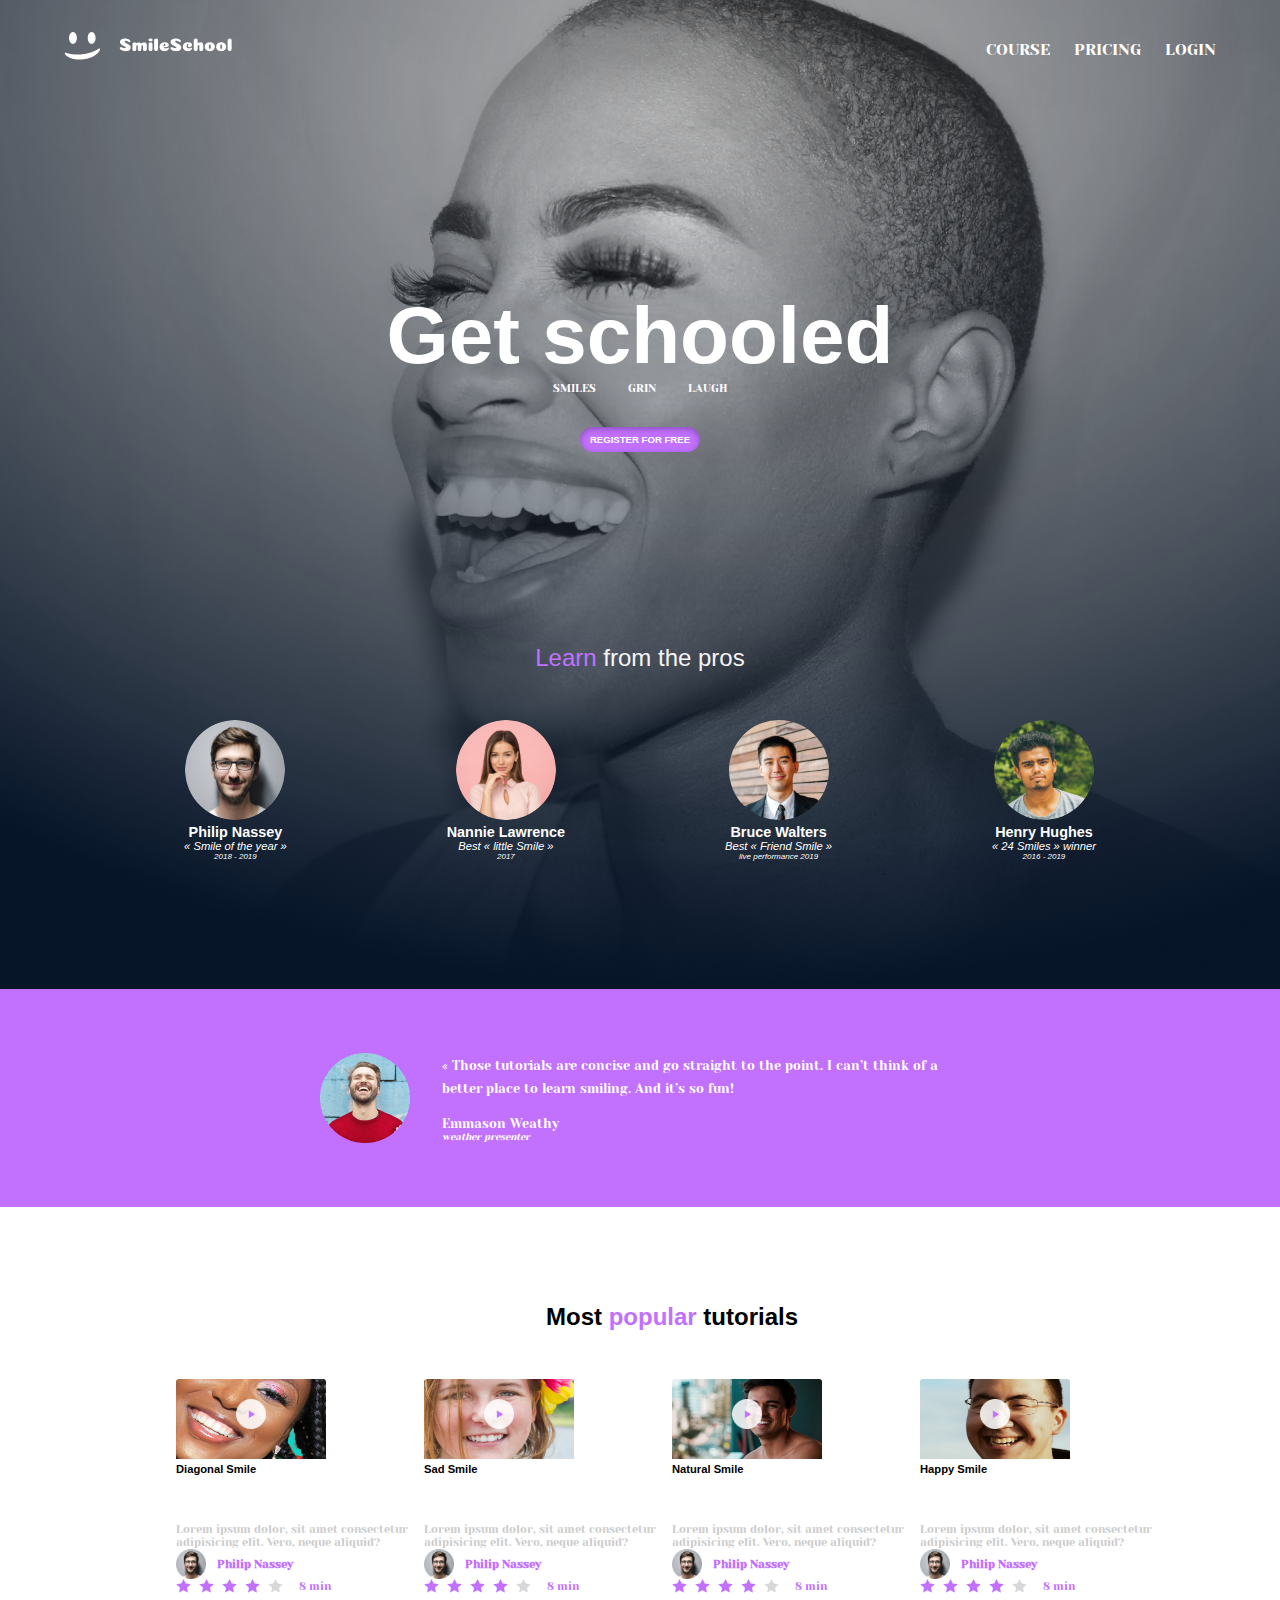
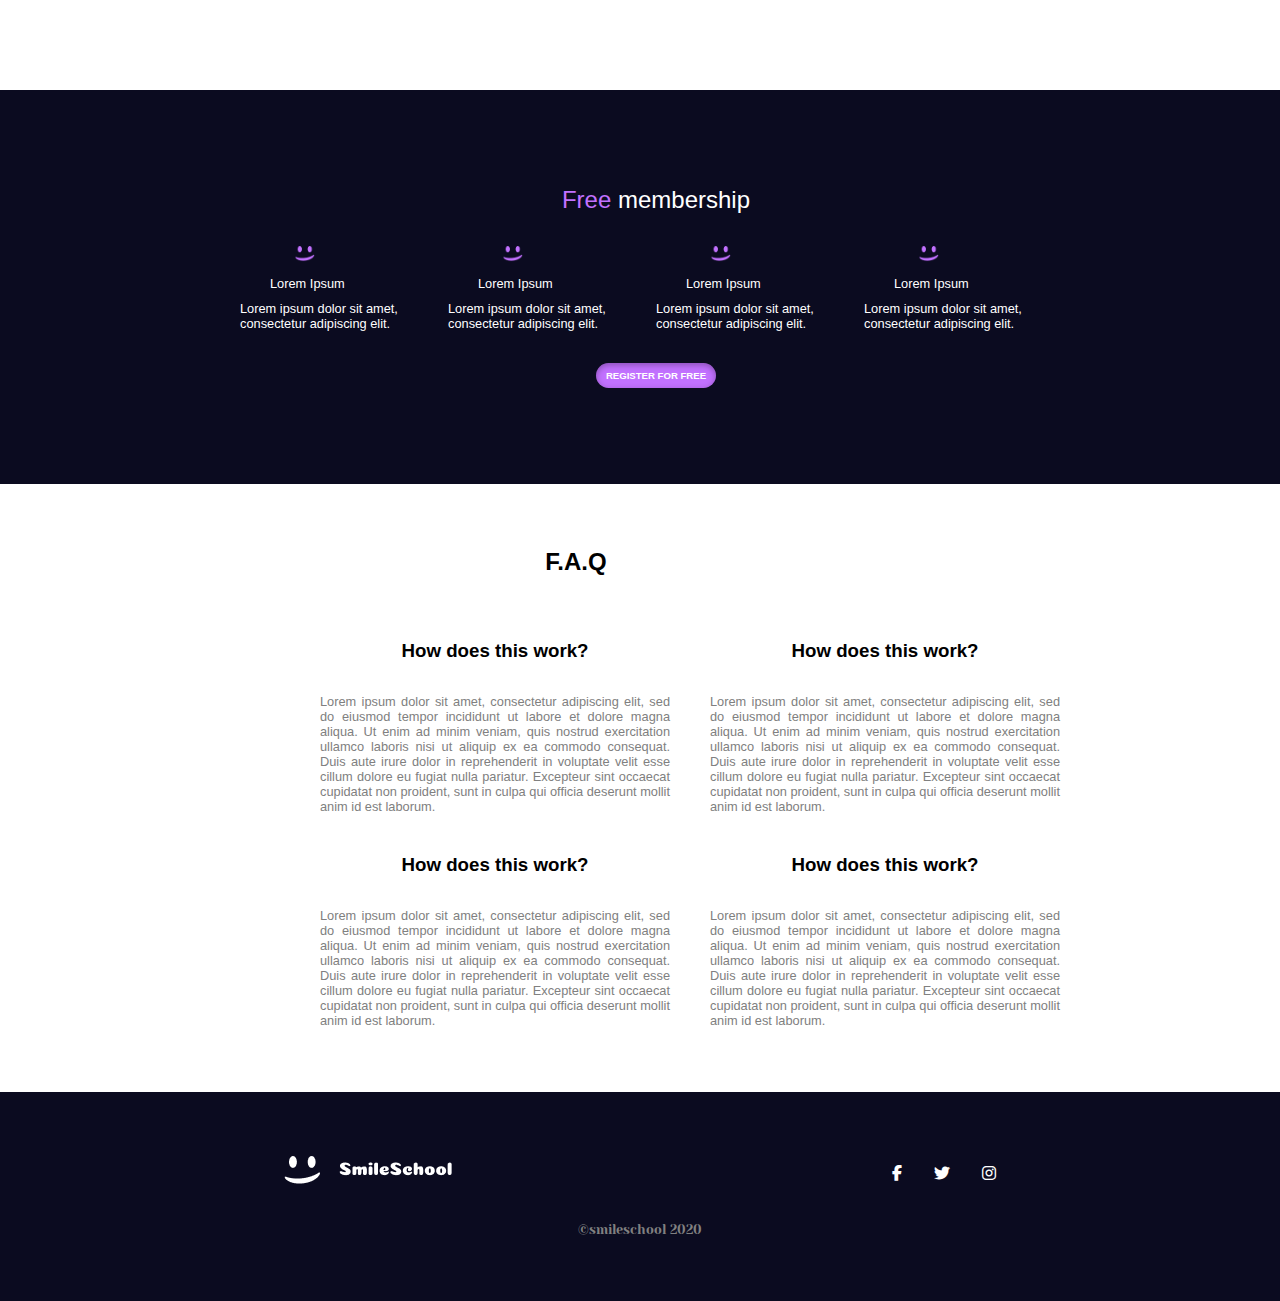
<file: css_advanced/index.html>
<!DOCTYPE html>
<html lang="en">

<head>
    <meta charset="UTF-8">
    <meta name="viewport" content="width=device-width, initial-scale=1.0">
    <title>CSS Advanced</title>
    <link rel="stylesheet" href="https://cdnjs.cloudflare.com/ajax/libs/font-awesome/6.4.2/css/all.min.css">
    <link rel="stylesheet" href="styles.css">
</head>

<body>
    <header class="container header">
        <a href=""><img src="./images/logo.png" alt="smile"></a>
        <nav>
            <ul>
                <li><a href="">course</a></li>
                <li><a href="">pricing</a></li>
                <li><a href="">login</a></li>
            </ul>
        </nav>
    </header>
    <main>
        <section class="container banner">
            <div class="banner-content">
                <h1>Get schooled</h1>
                <div class="banner-type">
                    <p>smiles</p>
                    <p>grin</p>
                    <p>laugh</p>
                </div>
                <button class="banner-register">register for free</button>
            </div>
            <div class="banner-heroes-content">
                <h2><span class="pros">Learn</span> from the pros</h2>
                <div class="banner-heroes">
                    <div>
                        <img src="./images/1.png" alt="Philip Nassey" class="banner-img">
                        <h3 class="banner-heroes-title">Philip Nassey</h3>
                        <p class="banner-heroes-type">
                            &laquo; Smile of the year &raquo;
                        </p>
                        <p class="banner-heroes-yr">2018 - 2019</p>
                    </div>
                    <div>
                        <img src="./images/3.png" alt="Nannie Lawrence" class="banner-img">
                        <h3 class="banner-heroes-title">Nannie Lawrence</h3>
                        <p class="banner-heroes-type">Best &laquo; little Smile &raquo;
                        </p>
                        <p class="banner-heroes-yr">2017</p>
                    </div>
                    <div>
                        <img src="./images/2.png" alt="Bruce Walters" class="banner-img">
                        <h3 class="banner-heroes-title">Bruce Walters</h3>
                        <p class="banner-heroes-type">Best &laquo; Friend Smile &raquo;</p>
                        <p class="banner-heroes-yr">live performance 2019</p>
                    </div>
                    <div>
                        <img src="./images/4.png" alt="Henry Hughes" class="banner-img">
                        <h3 class="banner-heroes-title">Henry Hughes</h3>
                        <p class="banner-heroes-type">
                            &laquo; 24 Smiles &raquo; winner
                        </p>
                        <p class="banner-heroes-yr"> 2016 - 2019</p>
                    </div>
                </div>
            </div>
        </section>
        <section class="quote">
            <div class="container quote-container">
                <img src="./images/5.png" alt="Emmason Weathy" class="quote-image">
                <div class="quote-content-container">
                    <blockquote> &laquo; Those tutorials are concise and go straight to the point. I can’t think of a
                        better
                        place to learn smiling. And it’s so fun!</blockquote>
                    <h2>Emmason Weathy</h2>
                    <p>weather presenter</p>
                </div>
            </div>
        </section>
        <section class="container video">
            <h2>Most <span>popular</span> tutorials</h2>
            <div class="video-info">
                <div>
                    <div>
                        <div class="video-image-container">
                            <img src="./images/9.png" alt="Diagonal Smile" class="video-image">
                            <img src="./images/play.png" alt="play object" class="object-image">
                        </div>
                    </div>
                    <h2>Diagonal Smile</h2>
                    <p>Lorem ipsum dolor, sit amet consectetur adipisicing elit. Vero, neque aliquid?</p>
                    <div class="video-title">
                        <img src="./images/1.png" alt="Philip Nassey" class="video-photo">
                        <h3>Philip Nassey</h3>
                    </div>
                    <div class="video-time">
                        <img src="./images/rating.png" alt="rating">
                        <p>8 min</p>
                    </div>
                </div>
                <div>
                    <div>
                        <div class="video-image-container">
                            <img src="./images/7.png" alt="Happy Smile" class="video-image">
                            <img src="./images/play.png" alt="play object" class="object-image">
                        </div>
                    </div>
                    <h2>Sad Smile</h2>
                    <p>Lorem ipsum dolor, sit amet consectetur adipisicing elit. Vero, neque aliquid?</p>
                    <div class="video-title">
                        <img src="./images/1.png" alt="Philip Nassey" class="video-photo">
                        <h3>Philip Nassey</h3>
                    </div>
                    <div class="video-time">
                        <img src="./images/rating.png" alt="rating">
                        <p>8 min</p>
                    </div>
                </div>
                <div>
                    <div>
                        <div class="video-image-container">
                            <img src="./images/8.png" alt="Natural Smile" class="video-image">
                            <img src="./images/play.png" alt="play object" class="object-image">
                        </div>
                    </div>
                    <h2>Natural Smile</h2>
                    <p>Lorem ipsum dolor, sit amet consectetur adipisicing elit. Vero, neque aliquid?</p>
                    <div class="video-title">
                        <img src="./images/1.png" alt="Philip Nassey" class="video-photo">
                        <h3>Philip Nassey</h3>
                    </div>
                    <div class="video-time">
                        <img src="./images/rating.png" alt="rating">
                        <p>8 min</p>
                    </div>
                </div>
                <div>
                    <div>
                        <div class="video-image-container">
                            <img src="./images/6.png" alt="Happy Smile" class="video-image">
                            <img src="./images/play.png" alt="play object" class="object-image">
                        </div>
                    </div>
                    <h2>Happy Smile</h2>
                    <p>Lorem ipsum dolor, sit amet consectetur adipisicing elit. Vero, neque aliquid?</p>
                    <div class="video-title">
                        <img src="./images/1.png" alt="Philip Nassey" class="video-photo">
                        <h3>Philip Nassey</h3>
                    </div>
                    <div class="video-time">
                        <img src="./images/rating.png" alt="rating">
                        <p>8 min</p>
                    </div>
                </div>
            </div>
        </section>
        <section class="member">
            <div class="container">
                <h2><span>Free</span> membership</h2>
                <div>
                    <div class="member-container">
                        <div>
                            <img src="./images/smile.png" alt="smiles">
                            <h3>Lorem Ipsum</h3>
                            <p>Lorem ipsum dolor sit amet, consectetur adipiscing elit.</p>
                        </div>
                        <div>
                            <img src="./images/smile.png" alt="smiles">
                            <h3>Lorem Ipsum</h3>
                            <p>Lorem ipsum dolor sit amet, consectetur adipiscing elit.</p>
                        </div>
                        <div>
                            <img src="./images/smile.png" alt="smiles">
                            <h3>Lorem Ipsum</h3>
                            <p>Lorem ipsum dolor sit amet, consectetur adipiscing elit.</p>
                        </div>
                        <div>
                            <img src="./images/smile.png" alt="smiles">
                            <h3>Lorem Ipsum</h3>
                            <p>Lorem ipsum dolor sit amet, consectetur adipiscing elit.</p>
                        </div>
                    </div>
                </div>
                <div class="btn-container">
                    <button class="banner-register">register for free</button>
                </div>
            </div>
        </section>
        <section class="faq">
            <div class="container">
                <h2>F.A.Q</h2>
                <div class="faq-container">
                    <div>
                        <h3>How does this work?</h3>
                        <p>Lorem ipsum dolor sit amet, consectetur adipiscing elit, sed do eiusmod tempor incididunt ut
                            labore et dolore magna aliqua. Ut enim ad minim veniam, quis nostrud exercitation ullamco
                            laboris nisi ut aliquip ex ea commodo consequat. Duis aute irure dolor in reprehenderit in
                            voluptate velit esse cillum dolore eu fugiat nulla pariatur. Excepteur sint occaecat
                            cupidatat
                            non proident, sunt in culpa qui officia deserunt mollit anim id est laborum.</p>
                    </div>
                    <div>
                        <h3>How does this work?</h3>
                        <p>Lorem ipsum dolor sit amet, consectetur adipiscing elit, sed do eiusmod tempor incididunt ut
                            labore et dolore magna aliqua. Ut enim ad minim veniam, quis nostrud exercitation ullamco
                            laboris nisi ut aliquip ex ea commodo consequat. Duis aute irure dolor in reprehenderit in
                            voluptate velit esse cillum dolore eu fugiat nulla pariatur. Excepteur sint occaecat
                            cupidatat
                            non proident, sunt in culpa qui officia deserunt mollit anim id est laborum.</p>
                    </div>
                    <div>
                        <h3>How does this work?</h3>
                        <p>Lorem ipsum dolor sit amet, consectetur adipiscing elit, sed do eiusmod tempor incididunt ut
                            labore et dolore magna aliqua. Ut enim ad minim veniam, quis nostrud exercitation ullamco
                            laboris nisi ut aliquip ex ea commodo consequat. Duis aute irure dolor in reprehenderit in
                            voluptate velit esse cillum dolore eu fugiat nulla pariatur. Excepteur sint occaecat
                            cupidatat
                            non proident, sunt in culpa qui officia deserunt mollit anim id est laborum.</p>
                    </div>
                    <div>
                        <h3>How does this work?</h3>
                        <p>Lorem ipsum dolor sit amet, consectetur adipiscing elit, sed do eiusmod tempor incididunt ut
                            labore et dolore magna aliqua. Ut enim ad minim veniam, quis nostrud exercitation ullamco
                            laboris nisi ut aliquip ex ea commodo consequat. Duis aute irure dolor in reprehenderit in
                            voluptate velit esse cillum dolore eu fugiat nulla pariatur. Excepteur sint occaecat
                            cupidatat
                            non proident, sunt in culpa qui officia deserunt mollit anim id est laborum.</p>
                    </div>
                </div>
            </div>
        </section>
    </main>
    <footer>
        <div class="container">
            <div class="footer-icon">
                <div><img src="./images/logo.png" alt="footer-image"></div>
                <div class="icons">
                    <a href=""><i class="fa-brands fa-facebook-f"></i></a>
                    <a href=""><i class="fa-brands fa-twitter"></i></a>
                    <a href=""><i class="fa-brands fa-instagram"></i></a>
                </div>
            </div>
            <p class="footer-content">&copy;smileschool 2020</p>
        </div>
    </footer>
</body>

</html>
</file>
<file: css_advanced/styles.css>
@import url(https://fonts.googleapis.com/css?family=Yeseva+One);
@import url(https://fonts.googleapis.com/css?family=Josefin+Sans:400,700,700italic,400italic);

* {
    margin: 0;
    padding: 0;
    box-sizing: border-box;
}

html,
body {
    min-height: 100%;
    height: 100%;
    font-family: 'Yeseva One', sans-serif;
}

body {
    background-image: url('./images/Object.png');
    background-repeat: no-repeat;
}

.container {
    width: 90vw;
    max-width: 1200px;
    margin: 0 auto;
}

/* header */
.header {
    display: flex;
    justify-content: space-between;
    align-items: center;
    margin-top: 2rem;
}

ul {
    list-style: none;
    display: flex;
    align-items: center;
    justify-content: center;
    gap: 1.5rem;
}

a {
    text-decoration: none;
    text-transform: uppercase;
    color: #fff;
}

/* banner */
.banner {
    text-align: center;
    margin-top: 14rem;
}

.banner-content h1 {
    color: #fff;
    font-size: 5rem;
    font-family: sans-serif;
    margin-bottom: 0;
}

.banner-type {
    display: flex;
    align-items: center;
    justify-content: center;
    margin-top: 0;
    gap: 2rem;
}

.banner-type p {
    color: #fff;
    text-transform: uppercase;
    font-size: 0.7rem;
}

.banner-heroes {
    display: flex;
    gap: 10rem;
    margin-top: 3rem;
}

.pros {
    color: #C271FF;
}

.banner-register {
    text-transform: uppercase;
    background-color: #C271FF;
    color: #fff;
    border: none;
    padding: 7px 10px;
    border-radius: 20px;
    font-weight: bold;
    font-size: 0.6rem;
    box-shadow: inset 0 2px 6px rgba(0, 0, 0, 0.3);
    margin-top: 2rem;
}

.banner-heroes-content {
    display: flex;
    flex-direction: column;
    align-items: center;
    justify-content: center;
}

.banner-heroes-content h2 {
    margin-top: 12rem;
    color: whitesmoke;
    font-family: sans-serif;
    font-weight: normal;
}

.banner-img {
    width: 100px;
    height: 100px;
    border-radius: 50px;
}

.banner-heroes-title {
    font-size: 0.9rem;
    color: #fff;
    font-family: sans-serif;
}

.banner-heroes-type {
    font-size: 0.7rem;
    color: #fff;
    font-family: sans-serif;
    font-style: italic;
}

.banner-heroes-yr {
    font-size: 0.5rem;
    color: #fff;
    font-family: sans-serif;
    font-style: italic;
}

/* Quote */
.quote {
    background-color: #C271FF;
    margin-top: 8rem;
    padding: 4rem 0;
}

.quote-container {
    display: flex;
    align-items: center;
    justify-content: center;
}

.quote-content-container {
    width: 45%;
    margin-left: 2rem;
    color: #fff;
}

.quote-image {
    width: 90px;
    height: 90px;
}

.quote-content-container blockquote {
    font-size: 0.8rem;
    font-weight: normal;
    line-height: 1.8;
}

.quote-content-container h2 {
    font-size: 0.8rem;
    font-weight: normal;
    margin-top: 1rem;
}

.quote-content-container p {
    font-size: 0.6rem;
    font-style: italic;
}

/* video */
.video {
    padding: 2rem 3rem 2rem 7rem;
    margin-top: 4rem;
}

.video h2 {
    text-align: center;
    margin-bottom: 3rem;
    font-family: sans-serif;
}

.video h2 span {
    color: #C271FF;
}

.video-image-container {
    position: relative;
    margin-bottom: 0;
}

.object-image {
    position: absolute;
    left: 60px;
    top: 20px;
    width: 30px;
    height: 30px;
}

.video-info {
    display: flex;
}

.video-image {
    width: 150px;
    height: 80px;
}

.video-photo {
    width: 30px;
    height: 30px;
}

.video-info h2 {
    font-size: 0.7rem;
    text-align: left;
}

.video-info p {
    color: #ccc;
    font-size: 0.7rem;
    margin-top: 0;
}

.video-title {
    display: flex;
    align-items: center;
}

.video-title h3 {
    font-size: 0.7rem;
    margin-left: 0.7rem;
    color: #C271FF;
}

.video-time {
    display: flex;
    font-size: 0.7rem;
    align-items: center;
    gap: 1rem;
}

.video-time p {
    color: #C271FF;
}

/* Member */
.member {
    margin-top: 4rem;
    background-color: rgb(11, 11, 32);
    padding: 6rem 5rem;
    font-family: sans-serif;
}

.member h2 {
    color: #fff;
    text-align: center;
    margin-bottom: 2rem;
    font-weight: normal;
}

.member h2 span {
    color: #C271FF;
}

.member-container {
    display: flex;
    padding: 0 10rem;
}

.member-container h3,
.member-container p {
    color: #fff;
}

.member-container div img {
    margin-left: 55px;
    width: 20px;
}

.member-container h3 {
    margin: 10px 0 10px 30px;
}

.member-container h3,
p {
    font-weight: normal;
    font-size: 0.8rem;
}

.btn-container {
    text-align: center;
}

/* FAQ */
.faq {
    width: 500px;
    text-align: center;
    font-family: sans-serif;
}

.faq-container {
    display: grid;
    grid-template-columns: repeat(2, 350px);
    gap: 40px;
    margin-left: 20rem;
}

.faq h2 {
    margin: 4rem 0 4rem 0;
}

.faq-container h3 {
    margin-bottom: 2rem;
}

.faq-container p {
    text-align: justify;
    color: gray;
}

/* Footer */
footer {
    background-color: rgb(11, 11, 32);
    margin-top: 4rem;
    padding: 4rem 0;
}

.footer-icon {
    display: flex;
    justify-content: space-around;
    align-items: center;
}

.icons {
    display: flex;
    gap: 2rem;
}

.footer-content {
    text-align: center;
    color: gray;
    margin-top: 2rem;
}
</file>
